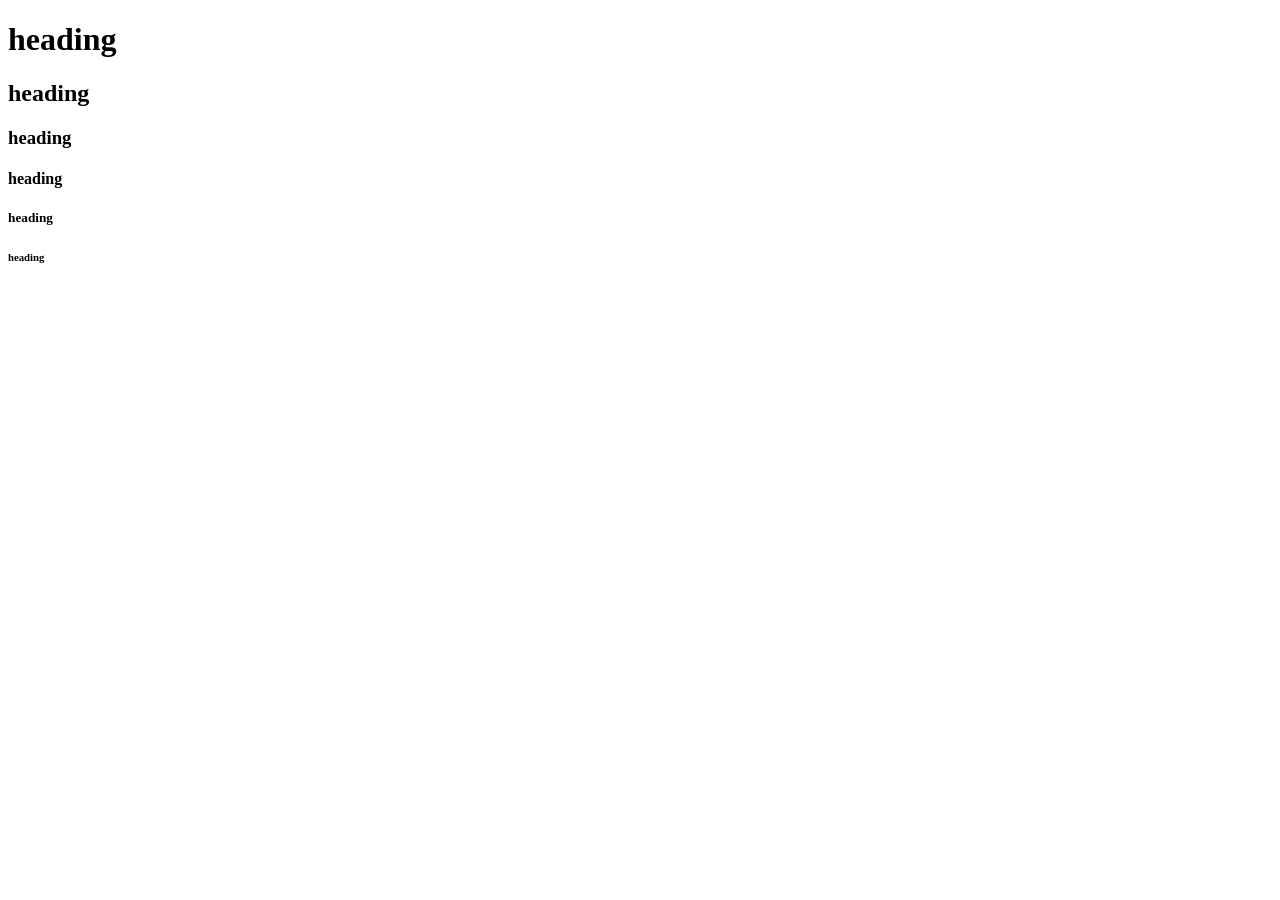
<file: index.html>
<!DOCTYPE html>
<html lang="en">
<head>
    <title>KPRCAS-HTML</title>
</head>
<body>
   <h1>heading</h1>
   <h2>heading</h2>
   <h3>heading</h3>
   <h4>heading</h4>
   <h5>heading</h5>
   <h6>heading</h6>
</body>
</file>
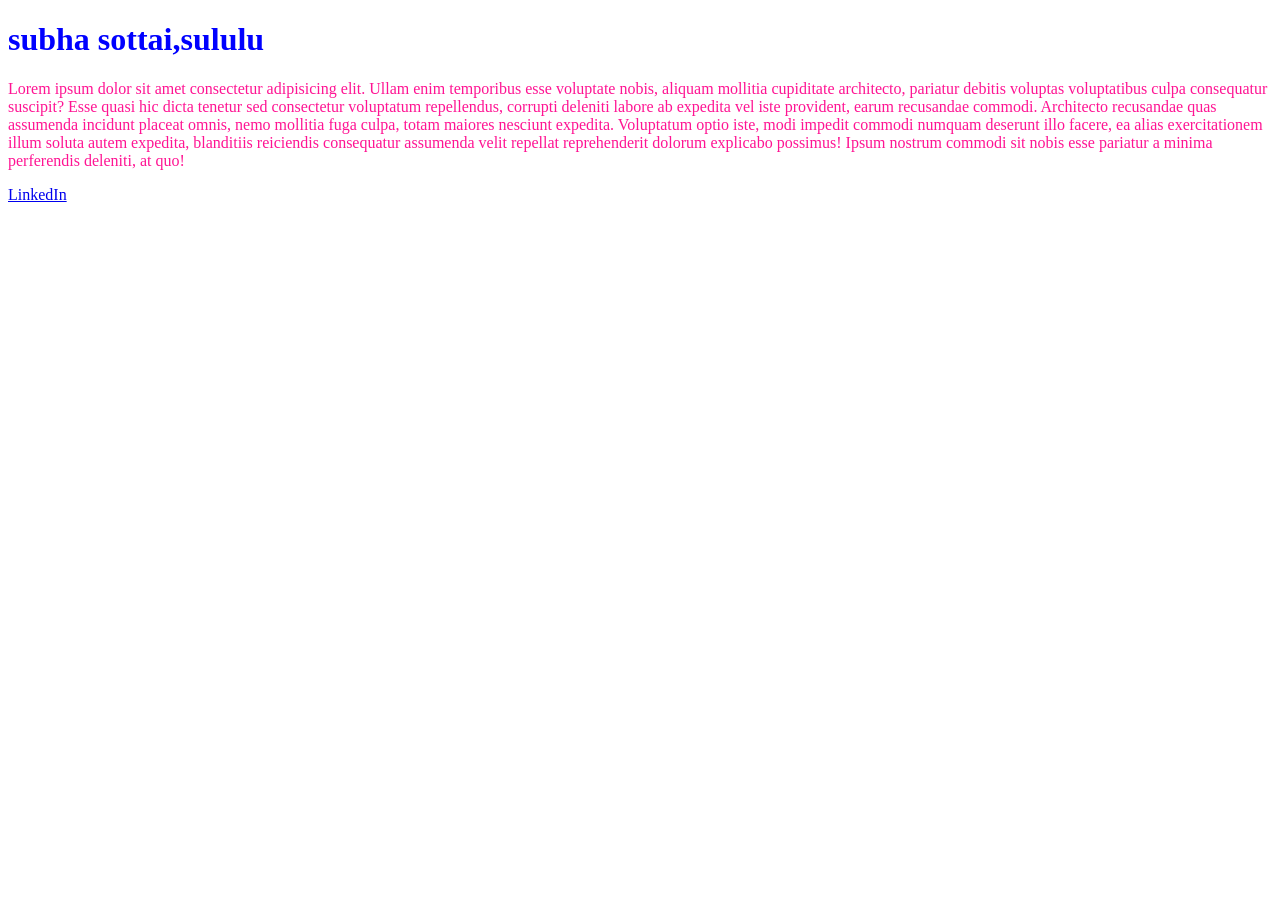
<file: css/index.html>
<!DOCTYPE html>
<html lang="en">
<head>
    <meta charset="UTF-8">
    <meta name="viewport" content="width=device-width, initial-scale=1.0">
    <title>css</title>
    <link rel="stylesheet" href="./style.css">
    
</head>
<body>
    <h1 style="color: blue;">subha sottai,sululu</h1>
    <p>Lorem ipsum dolor sit amet consectetur adipisicing elit. Ullam enim temporibus esse voluptate nobis, aliquam mollitia cupiditate architecto, pariatur debitis voluptas voluptatibus culpa consequatur suscipit? Esse quasi hic dicta tenetur sed consectetur voluptatum repellendus, corrupti deleniti labore ab expedita vel iste provident, earum recusandae commodi. Architecto recusandae quas assumenda incidunt placeat omnis, nemo mollitia fuga culpa, totam maiores nesciunt expedita. Voluptatum optio iste, modi impedit commodi numquam deserunt illo facere, ea alias exercitationem illum soluta autem expedita, blanditiis reiciendis consequatur assumenda velit repellat reprehenderit dolorum explicabo possimus! Ipsum nostrum commodi sit nobis esse pariatur a minima perferendis deleniti, at quo!</p>
    <a href="linkedin">LinkedIn</a>
    
</body>
</html>
</file>
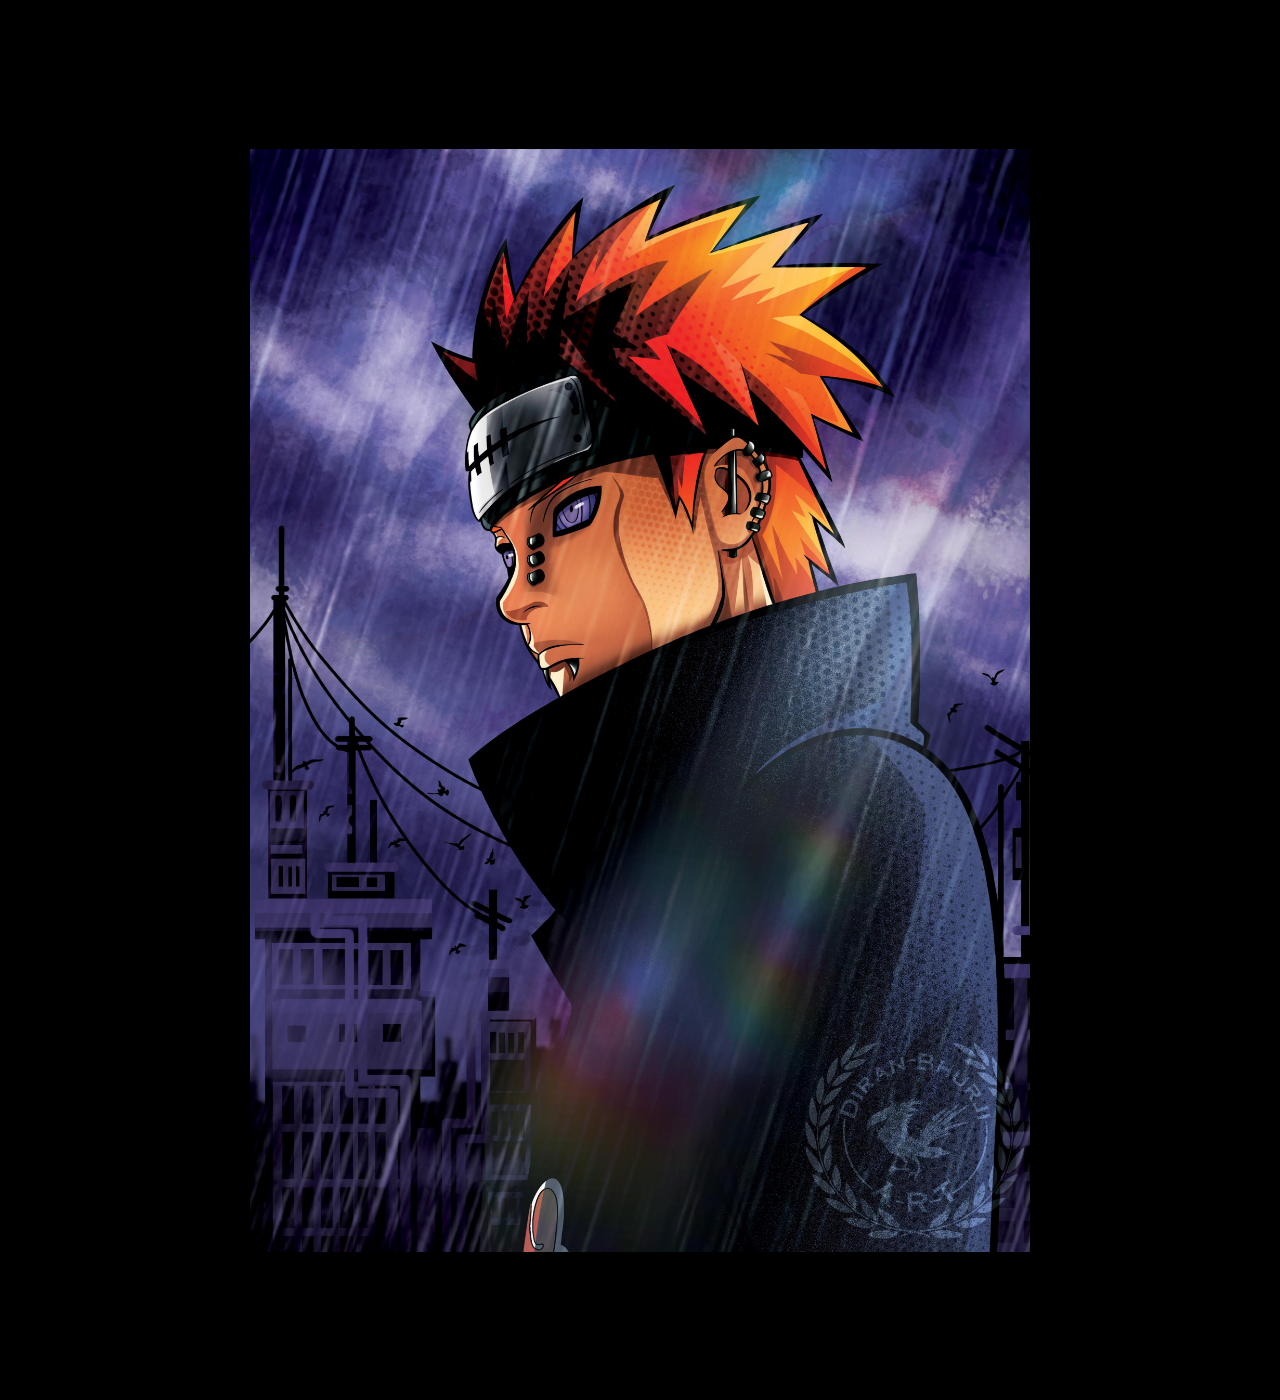
<file: css/background.html>
+<!DOCTYPE html>
<html lang="en">
<head>
    <meta charset="UTF-8">
    <meta name="viewport" content="width=device-width, initial-scale=1.0">
    <title>docment</title>
</head>
<body>
    <style>
        body{
            margin:0;
        }
        *{
            height:100vh;
            background-color:rgb(0, 0, 0);
            background-image:url("../hepzii.jpg");
            background-size:cover;
            background-repeat:no-repeat;
            background-position:center;
            margin:250px

        
    }
    </style>
    
</body>
</html>
</file>
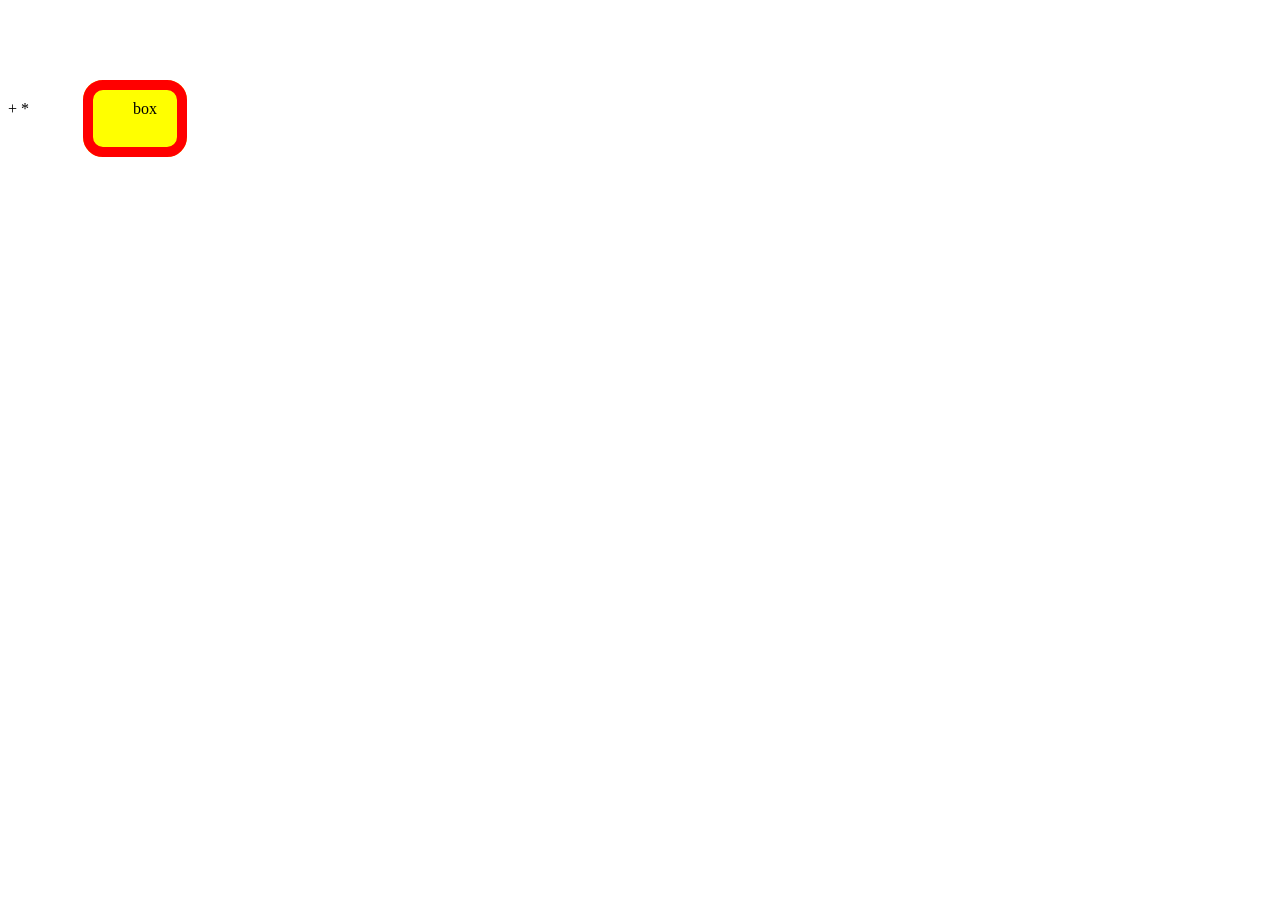
<file: css/boxmodel.html>
+<!DOCTYPE html>
<html lang="en">
<head>
    <meta charset="UTF-8">
    <meta name="viewport" content="width=device-width>, initial-scale=1.0">
    <title>Document</title>
    <style>
        body{
            margin-top: 100px;
        }
        .box{
            height: 100vh;
            background-color: yellow;
            padding: 10px;
            padding-top: 20px;
            padding-bottom: 30px;
            padding-left: 40px;
            padding-right: 20px;
            padding: 10px 20px;
            padding: 10px 20px 30px;
            padding: 10px 20px 30px 40px;
            border:10px solid red;
            border-radius: 20px;

            margin: 50px;
        }
    </style>*
</head>
<body>
    <span class="box">box</span>
</body>
</html>
</file>
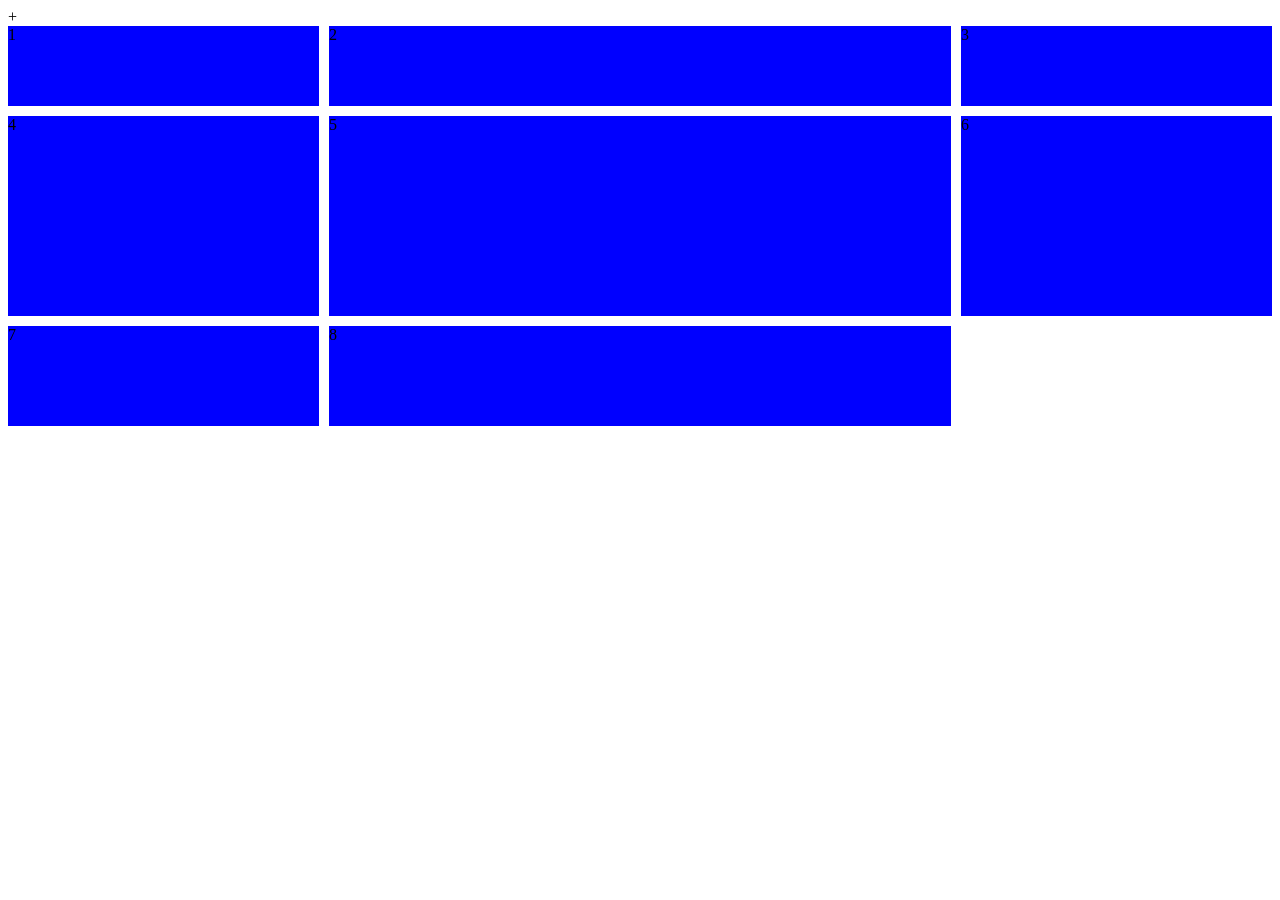
<file: css/grid.html>
+<!DOCTYPE html>
<html lang="en">
<head>
    <meta charset="UTF-8">
    <meta name="viewport" content="width=device-width, initial-scale=1.0">
    <title>Document</title>
    <style>
        .box{
            background-color:blue;
            
        }
        .container{
            display: grid;
            grid-template-columns: 1fr 2fr 1fr;
            gap: 10px;
            grid-template-rows: 80px 200px 100px;

        }
    </style>
</head>
<body>
    <div class="container">
        <div class="box">1</div>
        <div class="box">2</div>
        <div class="box">3</div>
        <div class="box">4</div>
        <div class="box">5</div>
        <div class="box">6</div>
        <div class="box">7</div>
        <div class="box">8</div>
    </div>
</body>
</html>
</file>
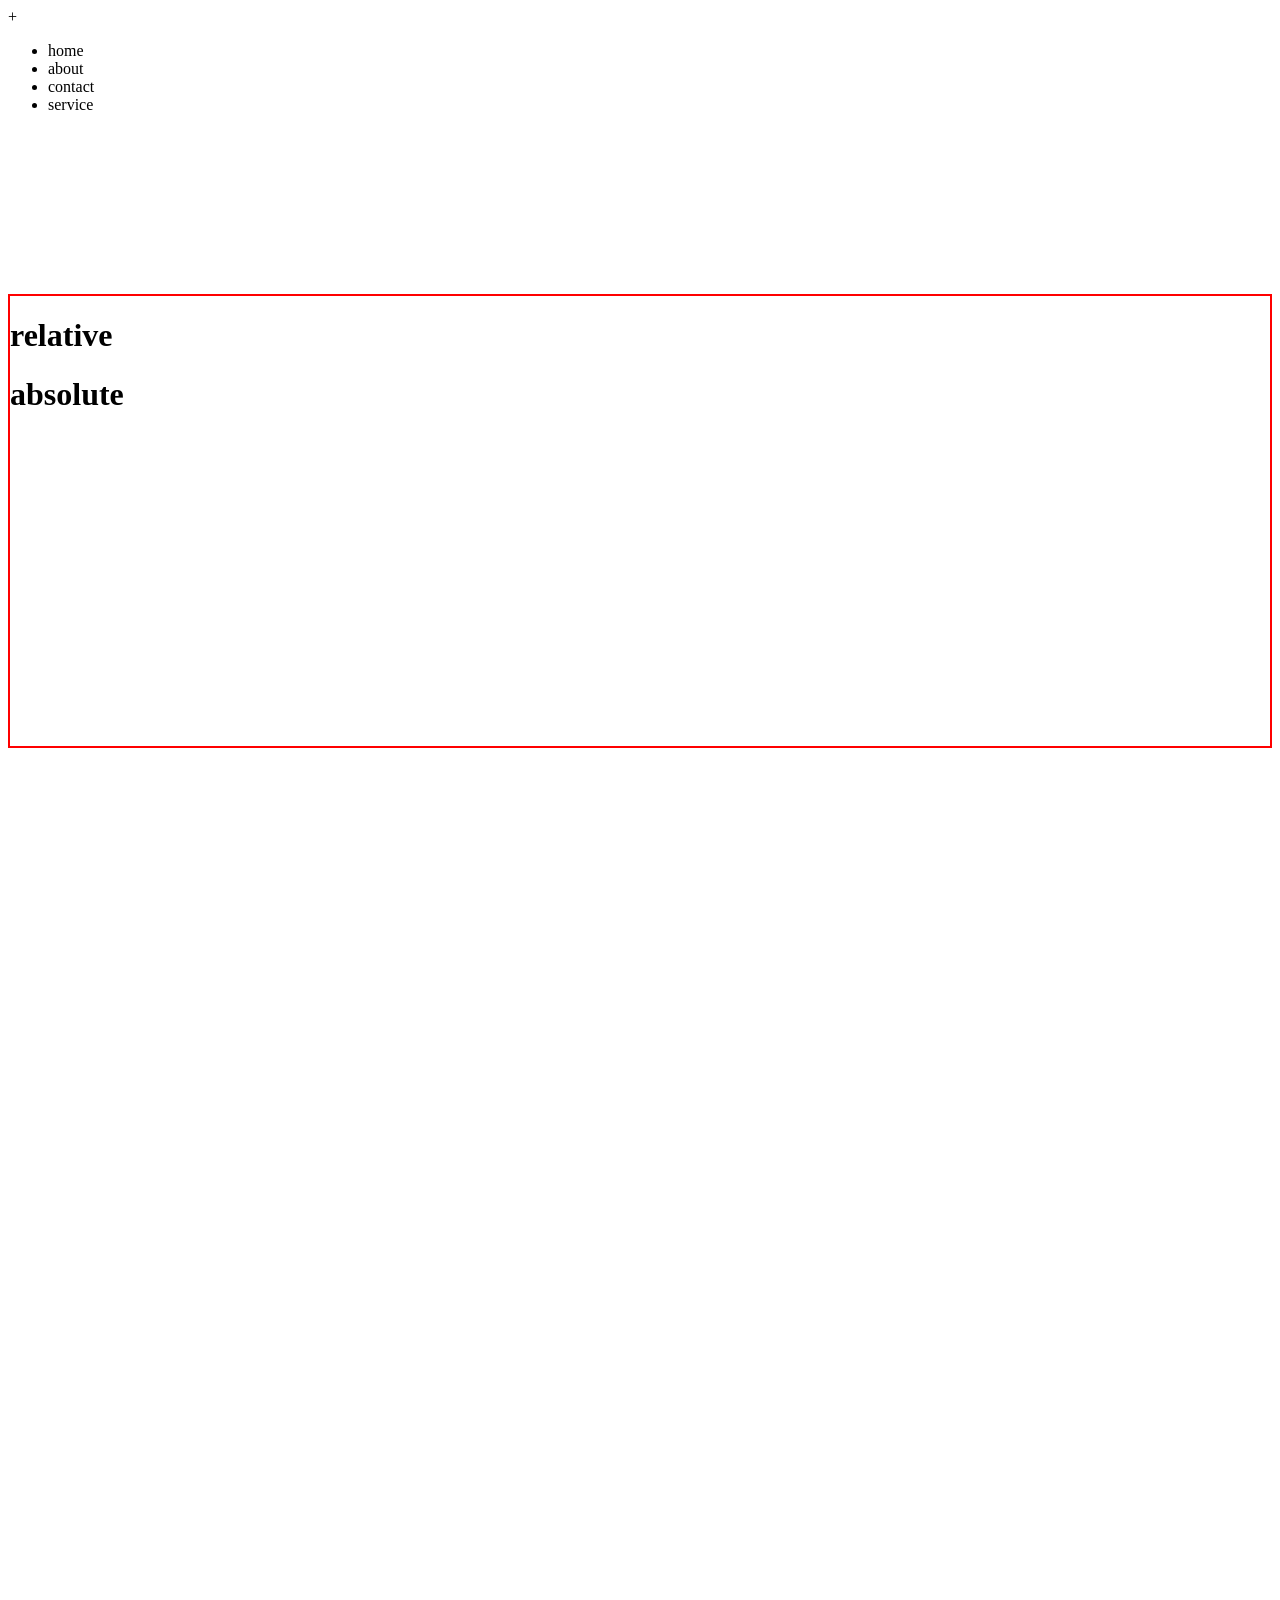
<file: css/position.html>
+<!DOCTYPE html>
<html lang="en">
<head>
    <meta charset="UTF-8">
    <meta name="viewport" content="width= device-width, initial-scale=1.0">
    <title>Document</title>
    <style>
        body{
            height:200vh;
        }
        .navbar{
            position:sticky;
            top:0;
        }
        .relative{
            border:2px solid red;
            position:relative;
            height:50vh;
            margin-top: 20vh;
        }
    </style>
</head>
<body>
    <div class="navbar">
        <nav>
            <ul>
                <li>home</li>
                <li>about</li>
                <li>contact</li>
                <li>service</li>

            </ul>
        </nav>
    </div>
    <div class="relative">
    <h1>relative</h1>
    <div class="absolute">
        <h1>absolute</h1>
    </div>

    </div>
</body>
</html>
</file>
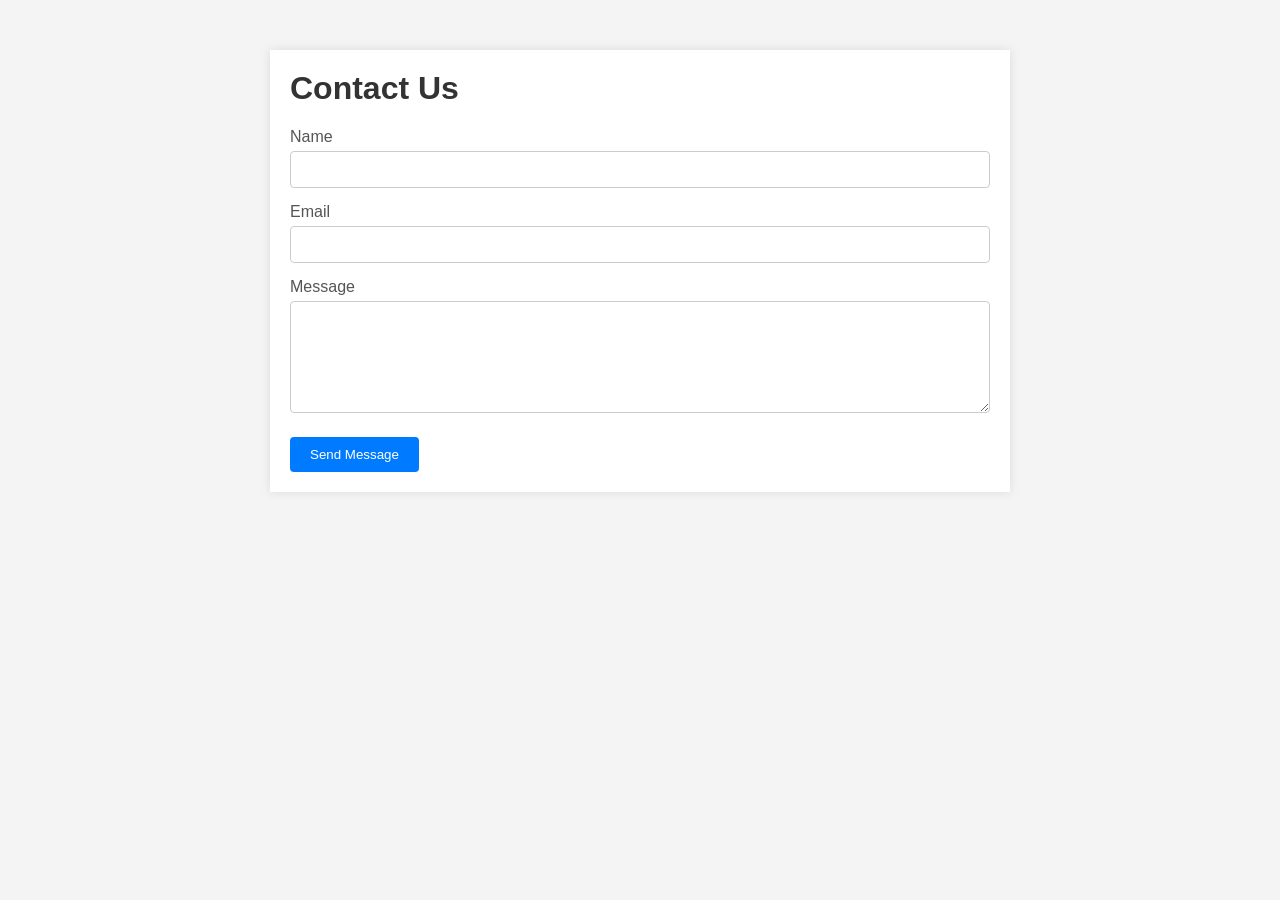
<file: html/contact.html>
<!DOCTYPE html>
<html lang="en">
<head>
    <meta charset="UTF-8">
    <meta name="viewport" content="width=device-width, initial-scale=1.0">
    <title>Contact</title>
    <style>
        body {
            font-family: Arial, sans-serif;
            margin: 0;
            padding: 0;
            background: #f4f4f4;
        }
        .container {
            max-width: 700px;
            margin: 50px auto;
            padding: 20px;
            background: #fff;
            box-shadow: 0 0 10px rgba(0,0,0,0.1);
        }
        h1 {
            margin-top: 0;
            color: #333;
        }
        label {
            display: block;
            margin: 15px 0 5px;
            color: #555;
        }
        input, textarea {
            width: 100%;
            padding: 10px;
            border: 1px solid #ccc;
            border-radius: 4px;
            box-sizing: border-box;
        }
        button {
            margin-top: 20px;
            padding: 10px 20px;
            border: none;
            border-radius: 4px;
            background: #007BFF;
            color: #fff;
            cursor: pointer;
        }
        button:hover {
            background: #0056b3;
        }
    </style>
</head>
<body>
    <div class="container">
        <h1>Contact Us</h1>
        <form action="#" method="post">
            <label for="name">Name</label>
            <input type="text" id="name" name="name" required>
            <label for="email">Email</label>
            <input type="email" id="email" name="email" required>
            <label for="message">Message</label>
            <textarea id="message" name="message" rows="6" required></textarea>
            <button type="submit">Send Message</button>
        </form>
    </div>
</body>
</html><!DOCTYPE html>
<html lang="en">
<head>
    <meta charset="UTF-8">
    <meta name="viewport" content="width=device-width, initial-scale=1.0">
    <title>Document</title>
</head>
<body>
    
</body>
</html>
</file>
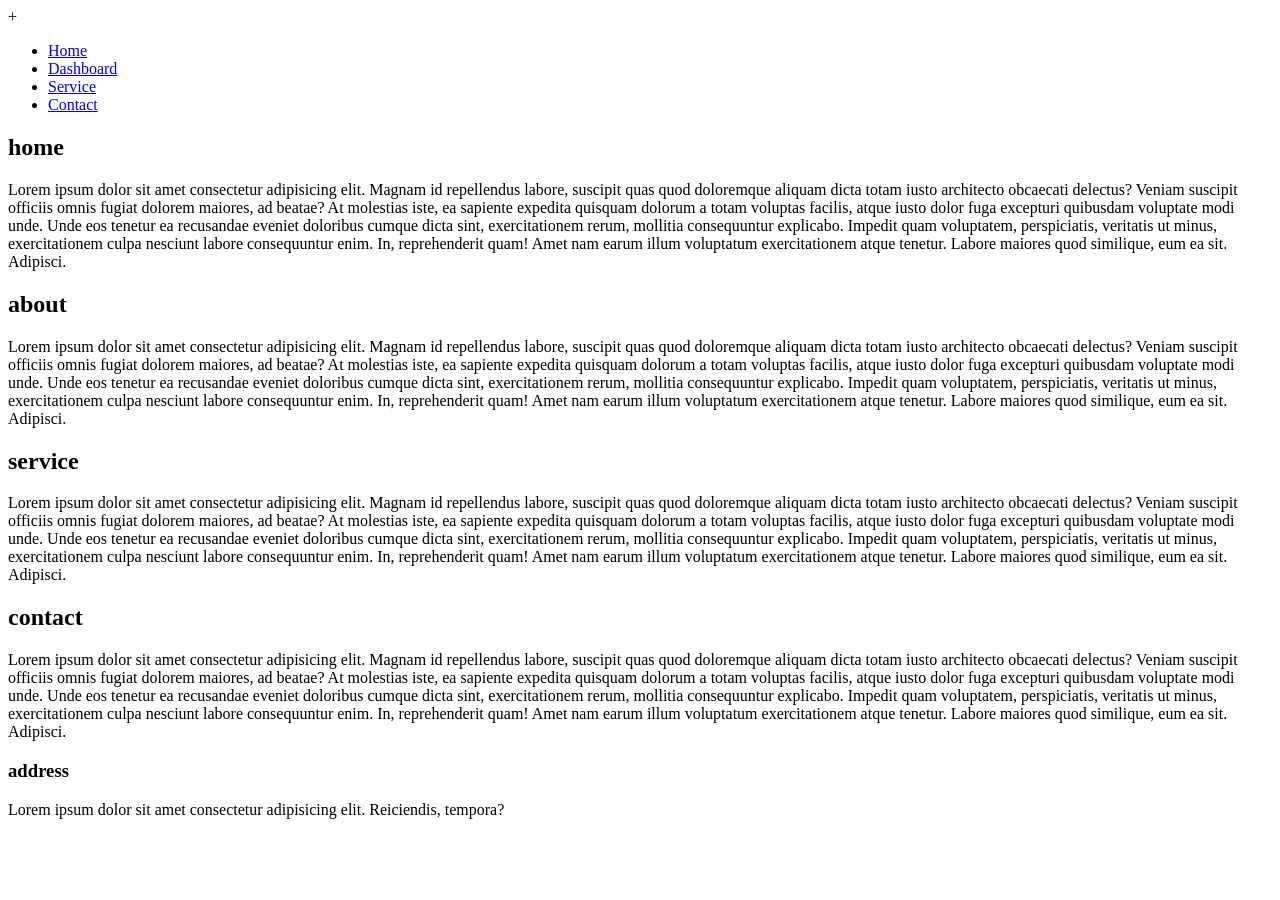
<file: html/dashboard.html>
+<!DOCTYPE html>
<html lang="en">
<head>
    <meta charset="UTF-8">
    <meta name="viewport" content="width=device-width, initial-scale=1.0">
    <title>Dashboard</title>
</head>
<body>
    <nav>
        <ul>
            <li><a href="#home">Home</a></li>
            <li><a href="#dashboard">Dashboard</a></li>
            <li><a href="#service">Service</a></li>
            <li><a href="#contact">Contact</a></li>
        </ul>
    </nav>
</header>
<section id="home">
    <div>
        <h1>home</h1>
        <p>Lorem ipsum dolor sit amet consectetur adipisicing elit. Magnam id repellendus labore, suscipit quas quod doloremque aliquam dicta totam iusto architecto obcaecati delectus? Veniam suscipit officiis omnis fugiat dolorem maiores, ad beatae? At molestias iste, ea sapiente expedita quisquam dolorum a totam voluptas facilis, atque iusto dolor fuga excepturi quibusdam voluptate modi unde. Unde eos tenetur ea recusandae eveniet doloribus cumque dicta sint, exercitationem rerum, mollitia consequuntur explicabo. Impedit quam voluptatem, perspiciatis, veritatis ut minus, exercitationem culpa nesciunt labore consequuntur enim. In, reprehenderit quam! Amet nam earum illum voluptatum exercitationem atque tenetur. Labore maiores quod similique, eum ea sit. Adipisci.</p>
    </div>
</section>
<section id="about">
    <div>
        <h1>about</h1>
        <p>Lorem ipsum dolor sit amet consectetur adipisicing elit. Magnam id repellendus labore, suscipit quas quod doloremque aliquam dicta totam iusto architecto obcaecati delectus? Veniam suscipit officiis omnis fugiat dolorem maiores, ad beatae? At molestias iste, ea sapiente expedita quisquam dolorum a totam voluptas facilis, atque iusto dolor fuga excepturi quibusdam voluptate modi unde. Unde eos tenetur ea recusandae eveniet doloribus cumque dicta sint, exercitationem rerum, mollitia consequuntur explicabo. Impedit quam voluptatem, perspiciatis, veritatis ut minus, exercitationem culpa nesciunt labore consequuntur enim. In, reprehenderit quam! Amet nam earum illum voluptatum exercitationem atque tenetur. Labore maiores quod similique, eum ea sit. Adipisci.</p>
    </div>
</section>
<section id="service">
    <div>
        <h1>service</h1>
        <p>Lorem ipsum dolor sit amet consectetur adipisicing elit. Magnam id repellendus labore, suscipit quas quod doloremque aliquam dicta totam iusto architecto obcaecati delectus? Veniam suscipit officiis omnis fugiat dolorem maiores, ad beatae? At molestias iste, ea sapiente expedita quisquam dolorum a totam voluptas facilis, atque iusto dolor fuga excepturi quibusdam voluptate modi unde. Unde eos tenetur ea recusandae eveniet doloribus cumque dicta sint, exercitationem rerum, mollitia consequuntur explicabo. Impedit quam voluptatem, perspiciatis, veritatis ut minus, exercitationem culpa nesciunt labore consequuntur enim. In, reprehenderit quam! Amet nam earum illum voluptatum exercitationem atque tenetur. Labore maiores quod similique, eum ea sit. Adipisci.</p>
    </div>
</section>
<section id="contact">
    <div>
        <h1>contact</h1>
        <p>Lorem ipsum dolor sit amet consectetur adipisicing elit. Magnam id repellendus labore, suscipit quas quod doloremque aliquam dicta totam iusto architecto obcaecati delectus? Veniam suscipit officiis omnis fugiat dolorem maiores, ad beatae? At molestias iste, ea sapiente expedita quisquam dolorum a totam voluptas facilis, atque iusto dolor fuga excepturi quibusdam voluptate modi unde. Unde eos tenetur ea recusandae eveniet doloribus cumque dicta sint, exercitationem rerum, mollitia consequuntur explicabo. Impedit quam voluptatem, perspiciatis, veritatis ut minus, exercitationem culpa nesciunt labore consequuntur enim. In, reprehenderit quam! Amet nam earum illum voluptatum exercitationem atque tenetur. Labore maiores quod similique, eum ea sit. Adipisci.</p>
    </div>
</section>
</footer>
      <h3>address</h3>
      <p>Lorem ipsum dolor sit amet consectetur adipisicing elit. Reiciendis, tempora?</p>
</footer>
</body>
</html>
</file>
<file: css/style.css>
/*selector {
    property: value;
}*/

p{
    color:deeppink;
}
h1{
    color:blue;
}
#text{
    +<! 
}
</file>
